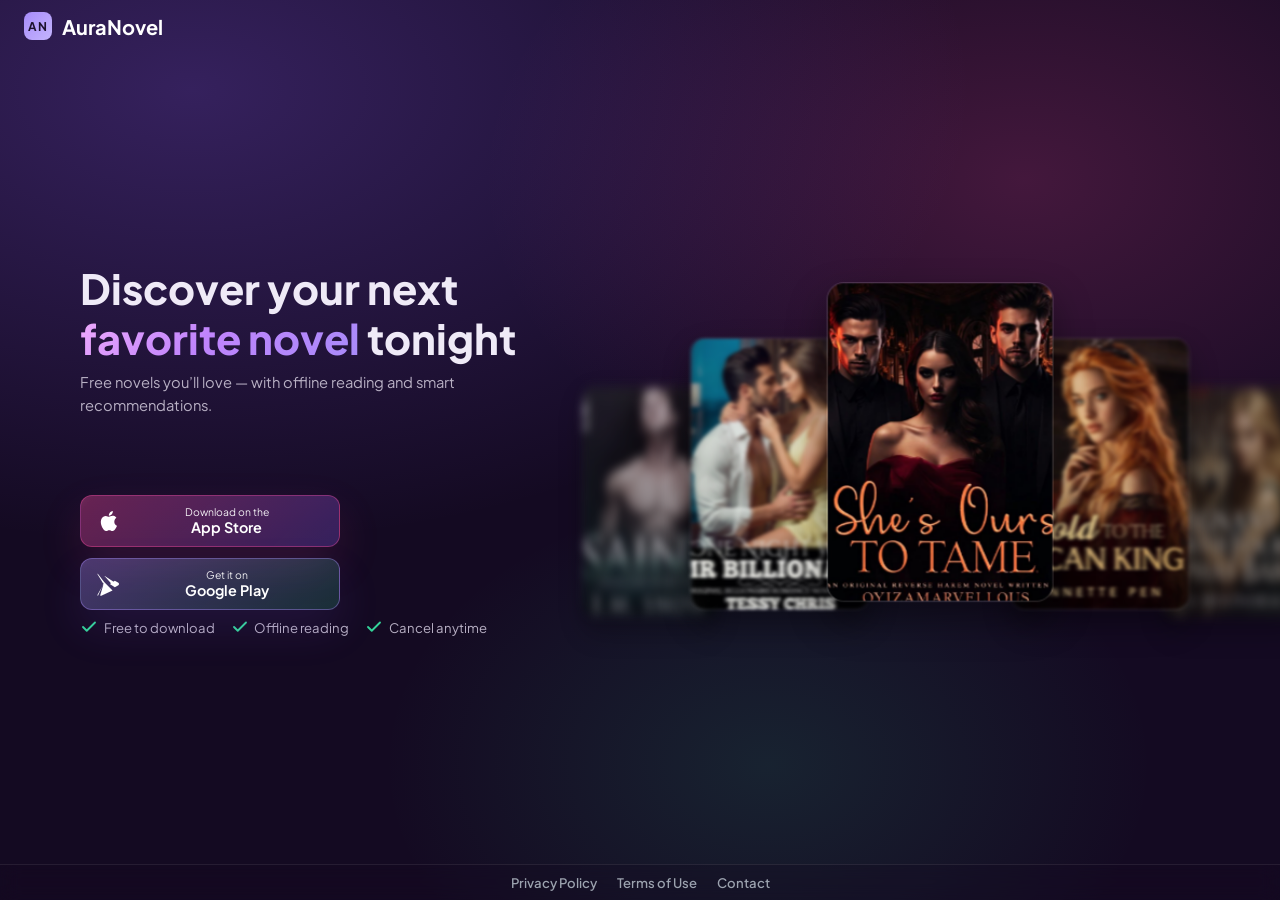
<file: index.html>
<!DOCTYPE html>
<html lang="en">
  <head>
    <meta charset="UTF-8" />
    <meta name="viewport" content="width=device-width, initial-scale=1.0" />
    <title>AuraNovel — Discover Your Next Obsession</title>
    <meta
      name="description"
      content="AuraNovel is a modern novel app with binge-worthy stories, personalized recommendations, offline reading, and a cozy reader built for long sessions."
    />
    <link rel="preconnect" href="https://fonts.googleapis.com" />
    <link rel="preconnect" href="https://fonts.gstatic.com" crossorigin />
    <link
      href="https://fonts.googleapis.com/css2?family=Plus+Jakarta+Sans:wght@400;500;600;700&display=swap"
      rel="stylesheet"
    />
    <link rel="stylesheet" href="./styles.css" />
  </head>
  <body>
    <div class="page">
      <header class="header">
        <a class="logo" href="./">
          <span class="logo-icon" aria-hidden="true">AN</span>
          <span class="logo-text">AuraNovel</span>
        </a>
      </header>

      <main class="main">
        <div class="main-inner">
          <div class="copy">
            <h1 class="headline">
              Discover your next <span class="highlight">favorite novel</span> tonight
            </h1>
            <p class="description">
              Free novels you’ll love — with offline reading and smart recommendations.
            </p>
          </div>

          <div class="cards-wrap" id="featured" aria-label="Featured novels carousel">
            <div class="carousel" aria-live="off">
              <div class="carousel-track" aria-label="Novel covers">
                <a class="carousel-item" href="#get-the-app" data-title="One Night with Mr Billionaire">
                  <img src="./assets/cover-1.png" alt="One Night with Mr Billionaire cover" loading="eager" />
                </a>
                <a class="carousel-item" href="#get-the-app" data-title="She's Ours to Tame">
                  <img src="./assets/cover-2.png" alt="She's Ours to Tame cover" loading="eager" />
                </a>
                <a class="carousel-item" href="#get-the-app" data-title="Sold to the Lycan King">
                  <img src="./assets/cover-3.png" alt="Sold to the Lycan King cover" loading="eager" />
                </a>
                <a class="carousel-item" href="#get-the-app" data-title="Pregnant With Four Alphas' Babies">
                  <img src="./assets/cover-4.png" alt="Pregnant With Four Alphas' Babies cover" loading="eager" />
                </a>
                <a class="carousel-item" href="#get-the-app" data-title="Saint">
                  <img src="./assets/cover-5.png" alt="Saint cover" loading="eager" />
                </a>
              </div>
            </div>
          </div>

          <div class="cta" id="get-the-app">
            <div class="store-buttons" role="group" aria-label="Download buttons">
              <a class="store-btn store-btn--apple" href="https://apps.apple.com/" aria-label="Download on the App Store">
                <svg width="28" height="28" viewBox="0 0 24 24" fill="currentColor" aria-hidden="true">
                  <path
                    d="M18.71 19.5c-.83 1.24-1.71 2.45-3.05 2.47-1.34.03-1.77-.79-3.29-.79-1.53 0-2 .77-3.27.82-1.31.05-2.3-1.32-3.14-2.53C4.25 17 2.94 12.45 4.7 9.39c.87-1.52 2.43-2.48 4.12-2.51 1.28-.02 2.5.87 3.29.87.78 0 2.26-1.07 3.8-.91.65.03 2.47.26 3.64 1.98-.09.06-2.17 1.28-2.15 3.81.03 3.02 2.65 4.03 2.68 4.04-.03.07-.42 1.44-1.38 2.83M13 3.5c.73-.83 1.94-1.46 2.94-1.5.13 1.17-.34 2.35-1.04 3.19-.69.85-1.83 1.51-2.95 1.42-.15-1.15.41-2.35 1.05-3.11z"
                  />
                </svg>
                <span class="store-btn-labels">
                  <span class="store-btn-label">Download on the</span>
                  <span class="store-btn-name">App Store</span>
                </span>
              </a>

              <a class="store-btn store-btn--google" href="https://play.google.com/store" aria-label="Get it on Google Play">
                <svg width="28" height="28" viewBox="0 0 24 24" fill="currentColor" aria-hidden="true">
                  <path
                    d="M3.18 23.64c.36.17.76.22 1.15.13l11.28-5.27L7.2 10.09 3.18 23.64zM.63 1.35c-.12.36-.13.76.01 1.12L6.59 12 .64 22.53c-.25.53-.14 1.15.26 1.55L7.2 10.09.63 1.35zm20.87 9.43l-3.55-2.07L12.89 12l5.06 3.29 3.55-2.07c.82-.48.82-1.68 0-2.37zM8.01 4.56l7.62 8.43 3.01-1.96L8.24 4.14c-.45-.26-.98-.01-.23.42z"
                  />
                </svg>
                <span class="store-btn-labels">
                  <span class="store-btn-label">Get it on</span>
                  <span class="store-btn-name">Google Play</span>
                </span>
              </a>
            </div>

            <div class="features-list" aria-label="Highlights">
              <span class="feature-item">
                <svg width="18" height="18" viewBox="0 0 24 24" fill="none" stroke="currentColor" stroke-width="2.5" stroke-linecap="round" stroke-linejoin="round" aria-hidden="true">
                  <polyline points="20 6 9 17 4 12"></polyline>
                </svg>
                Free to download
              </span>
              <span class="feature-item">
                <svg width="18" height="18" viewBox="0 0 24 24" fill="none" stroke="currentColor" stroke-width="2.5" stroke-linecap="round" stroke-linejoin="round" aria-hidden="true">
                  <polyline points="20 6 9 17 4 12"></polyline>
                </svg>
                Offline reading
              </span>
              <span class="feature-item">
                <svg width="18" height="18" viewBox="0 0 24 24" fill="none" stroke="currentColor" stroke-width="2.5" stroke-linecap="round" stroke-linejoin="round" aria-hidden="true">
                  <polyline points="20 6 9 17 4 12"></polyline>
                </svg>
                Cancel anytime
              </span>
            </div>
          </div>
        </div>
      </main>

      <footer class="page-footer">
        <a href="./privacy.html">Privacy Policy</a>
        <a href="./terms.html">Terms of Use</a>
        <a href="./contact.html">Contact</a>
      </footer>
    </div>
    <script src="./script.js"></script>
  </body>
</html>
</file>
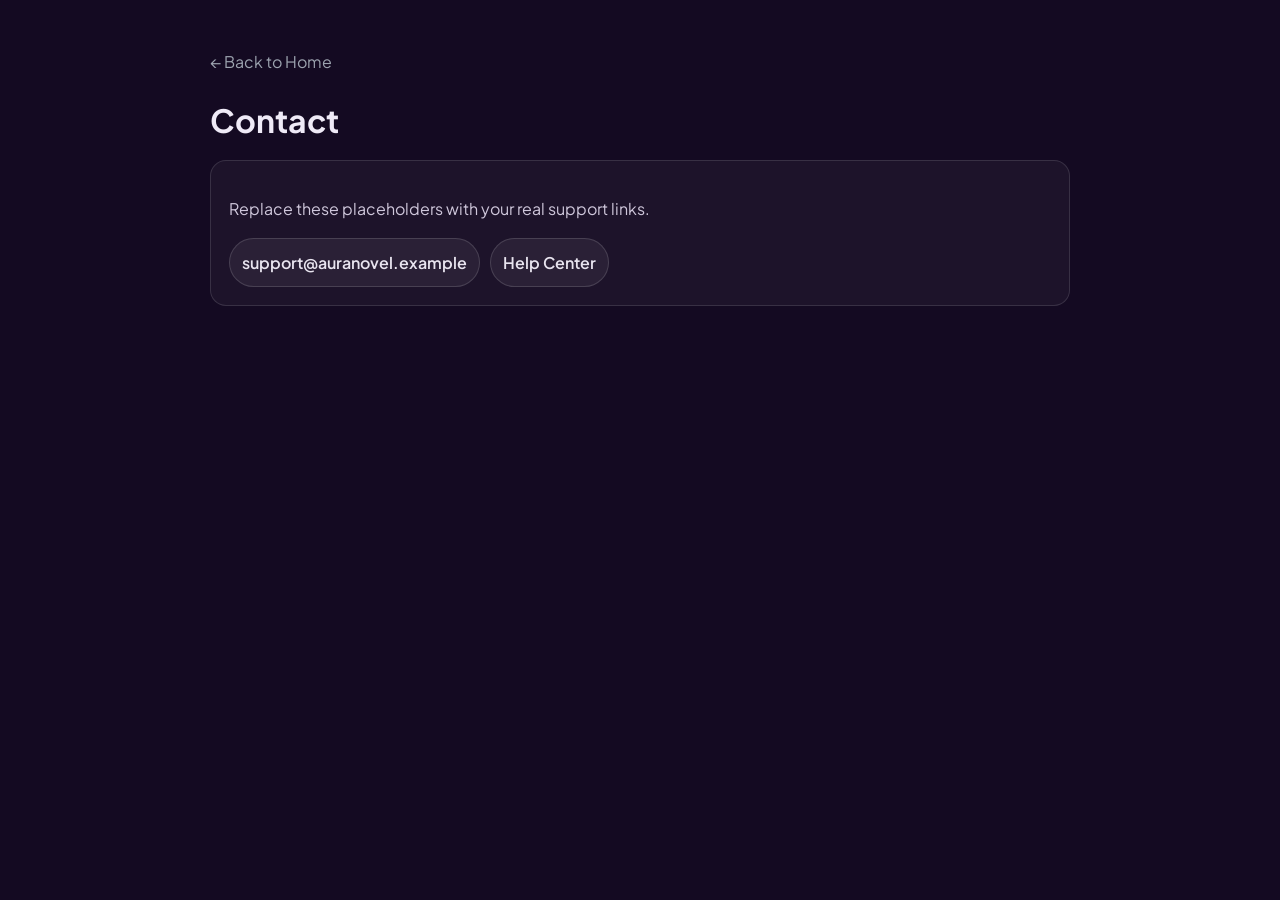
<file: contact.html>
<!DOCTYPE html>
<html lang="en">
  <head>
    <meta charset="UTF-8" />
    <meta name="viewport" content="width=device-width, initial-scale=1.0" />
    <title>AuraNovel — Contact</title>
    <link rel="preconnect" href="https://fonts.googleapis.com" />
    <link rel="preconnect" href="https://fonts.gstatic.com" crossorigin />
    <link
      href="https://fonts.googleapis.com/css2?family=Plus+Jakarta+Sans:wght@400;500;600;700&display=swap"
      rel="stylesheet"
    />
    <style>
      body {
        margin: 0;
        font-family: "Plus Jakarta Sans", -apple-system, BlinkMacSystemFont, "Segoe UI", Roboto, sans-serif;
        background: #140a22;
        color: #efeaf7;
      }
      main {
        max-width: 860px;
        margin: 0 auto;
        padding: 48px 20px;
        line-height: 1.7;
      }
      a {
        color: #c4b5fd;
      }
      h1 {
        font-size: 2rem;
        margin: 0 0 0.75rem;
      }
      p {
        color: #cfc7db;
      }
      .back {
        display: inline-block;
        margin-bottom: 18px;
        text-decoration: none;
        color: #9ca3af;
      }
      .card {
        border: 1px solid rgba(255, 255, 255, 0.12);
        border-radius: 16px;
        padding: 18px 18px;
        background: rgba(255, 255, 255, 0.04);
      }
      .row {
        display: flex;
        gap: 10px;
        flex-wrap: wrap;
      }
      .pill {
        padding: 10px 12px;
        border-radius: 999px;
        border: 1px solid rgba(255, 255, 255, 0.14);
        background: rgba(255, 255, 255, 0.06);
        color: #e8e4ef;
        text-decoration: none;
        font-weight: 600;
      }
    </style>
  </head>
  <body>
    <main>
      <a class="back" href="./index.html">← Back to Home</a>
      <h1>Contact</h1>
      <div class="card">
        <p>Replace these placeholders with your real support links.</p>
        <div class="row">
          <a class="pill" href="mailto:support@auranovel.example">support@auranovel.example</a>
          <a class="pill" href="https://example.com">Help Center</a>
        </div>
      </div>
    </main>
  </body>
</html>
</file>
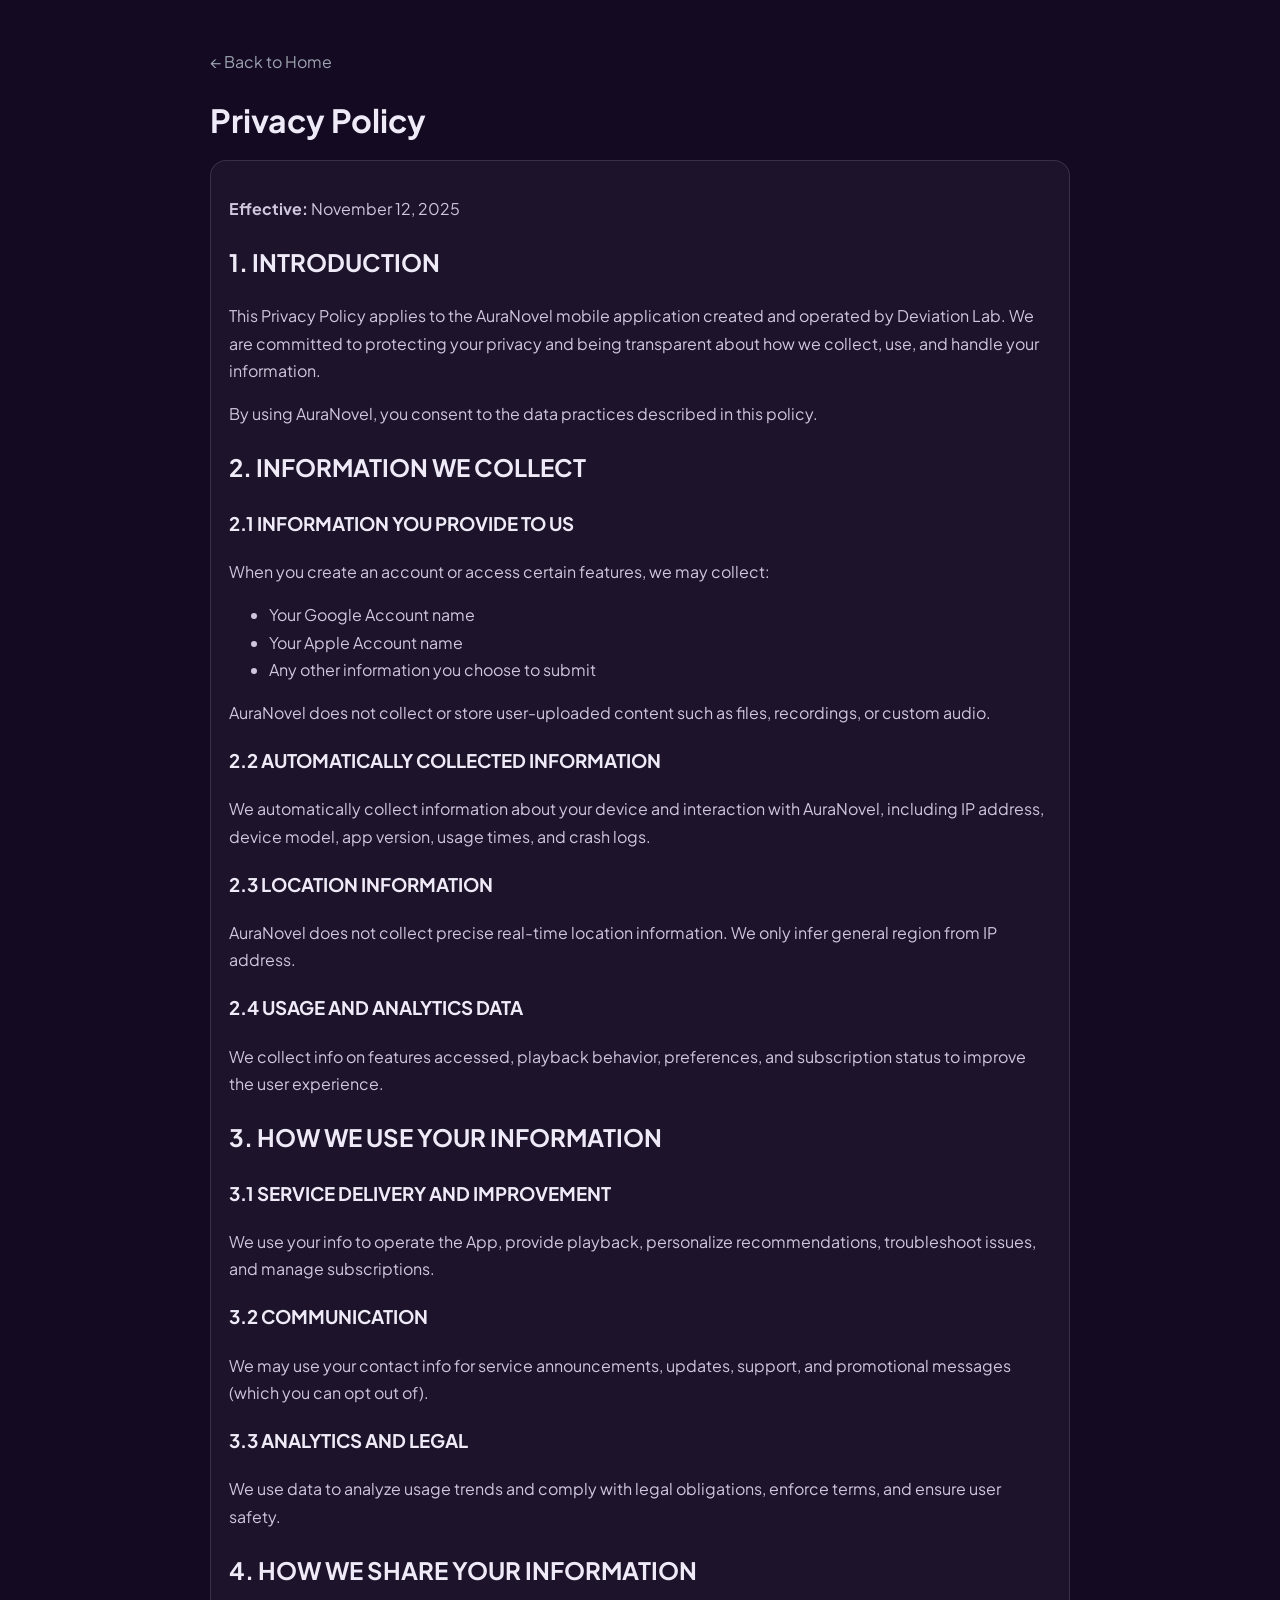
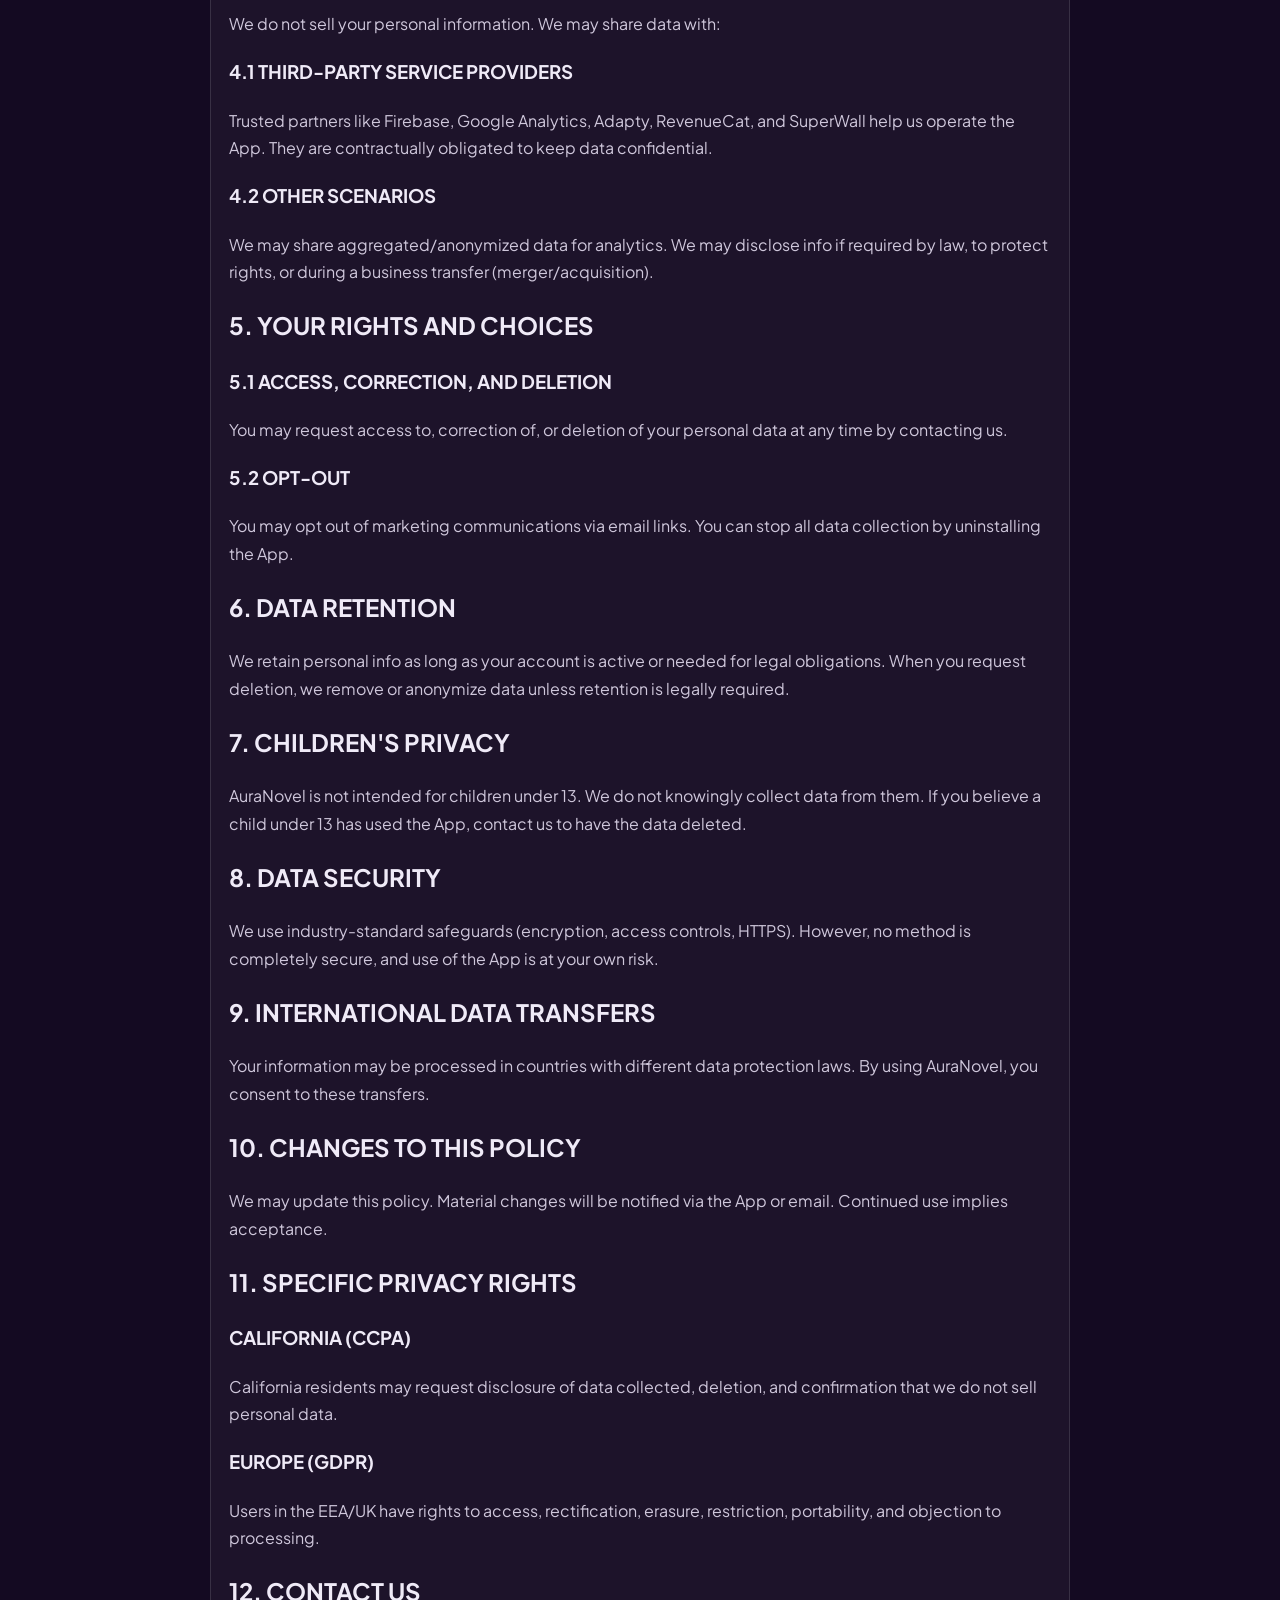
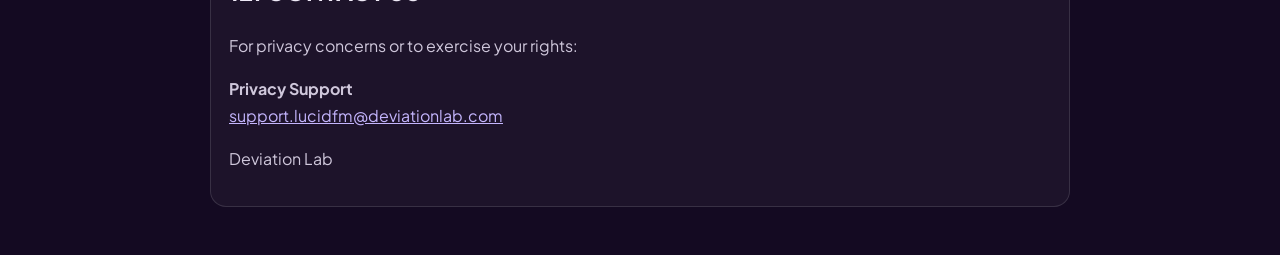
<file: privacy.html>
<!DOCTYPE html>
<html lang="en">
  <head>
    <meta charset="UTF-8" />
    <meta name="viewport" content="width=device-width, initial-scale=1.0" />
    <title>AuraNovel — Privacy Policy</title>
    <link rel="preconnect" href="https://fonts.googleapis.com" />
    <link rel="preconnect" href="https://fonts.gstatic.com" crossorigin />
    <link
      href="https://fonts.googleapis.com/css2?family=Plus+Jakarta+Sans:wght@400;500;600;700&display=swap"
      rel="stylesheet"
    />
    <style>
      body {
        margin: 0;
        font-family: "Plus Jakarta Sans", -apple-system, BlinkMacSystemFont, "Segoe UI", Roboto, sans-serif;
        background: #140a22;
        color: #efeaf7;
      }
      main {
        max-width: 860px;
        margin: 0 auto;
        padding: 48px 20px;
        line-height: 1.7;
      }
      a {
        color: #c4b5fd;
      }
      h1 {
        font-size: 2rem;
        margin: 0 0 0.75rem;
      }
      p,
      li {
        color: #cfc7db;
      }
      .back {
        display: inline-block;
        margin-bottom: 18px;
        text-decoration: none;
        color: #9ca3af;
      }
      .card {
        border: 1px solid rgba(255, 255, 255, 0.12);
        border-radius: 16px;
        padding: 18px 18px;
        background: rgba(255, 255, 255, 0.04);
      }
    </style>
  </head>
  <body>
    <main>
      <a class="back" href="./index.html">← Back to Home</a>
      <h1>Privacy Policy</h1>
      <div class="card">
        <p><strong>Effective:</strong> November 12, 2025</p>

        <h2>1. INTRODUCTION</h2>
        <p>
          This Privacy Policy applies to the AuraNovel mobile application created and operated by Deviation Lab.
          We are committed to protecting your privacy and being transparent about how we collect, use, and handle
          your information.
        </p>
        <p>By using AuraNovel, you consent to the data practices described in this policy.</p>

        <h2>2. INFORMATION WE COLLECT</h2>
        <h3>2.1 INFORMATION YOU PROVIDE TO US</h3>
        <p>When you create an account or access certain features, we may collect:</p>
        <ul>
          <li>Your Google Account name</li>
          <li>Your Apple Account name</li>
          <li>Any other information you choose to submit</li>
        </ul>
        <p>
          AuraNovel does not collect or store user-uploaded content such as files, recordings, or custom audio.
        </p>

        <h3>2.2 AUTOMATICALLY COLLECTED INFORMATION</h3>
        <p>
          We automatically collect information about your device and interaction with AuraNovel, including IP
          address, device model, app version, usage times, and crash logs.
        </p>

        <h3>2.3 LOCATION INFORMATION</h3>
        <p>
          AuraNovel does not collect precise real-time location information. We only infer general region from IP
          address.
        </p>

        <h3>2.4 USAGE AND ANALYTICS DATA</h3>
        <p>
          We collect info on features accessed, playback behavior, preferences, and subscription status to improve
          the user experience.
        </p>

        <h2>3. HOW WE USE YOUR INFORMATION</h2>
        <h3>3.1 SERVICE DELIVERY AND IMPROVEMENT</h3>
        <p>
          We use your info to operate the App, provide playback, personalize recommendations, troubleshoot issues,
          and manage subscriptions.
        </p>

        <h3>3.2 COMMUNICATION</h3>
        <p>
          We may use your contact info for service announcements, updates, support, and promotional messages (which
          you can opt out of).
        </p>

        <h3>3.3 ANALYTICS AND LEGAL</h3>
        <p>We use data to analyze usage trends and comply with legal obligations, enforce terms, and ensure user safety.</p>

        <h2>4. HOW WE SHARE YOUR INFORMATION</h2>
        <p>We do not sell your personal information. We may share data with:</p>

        <h3>4.1 THIRD-PARTY SERVICE PROVIDERS</h3>
        <p>
          Trusted partners like Firebase, Google Analytics, Adapty, RevenueCat, and SuperWall help us operate the
          App. They are contractually obligated to keep data confidential.
        </p>

        <h3>4.2 OTHER SCENARIOS</h3>
        <p>
          We may share aggregated/anonymized data for analytics. We may disclose info if required by law, to
          protect rights, or during a business transfer (merger/acquisition).
        </p>

        <h2>5. YOUR RIGHTS AND CHOICES</h2>
        <h3>5.1 ACCESS, CORRECTION, AND DELETION</h3>
        <p>
          You may request access to, correction of, or deletion of your personal data at any time by contacting us.
        </p>

        <h3>5.2 OPT-OUT</h3>
        <p>
          You may opt out of marketing communications via email links. You can stop all data collection by
          uninstalling the App.
        </p>

        <h2>6. DATA RETENTION</h2>
        <p>
          We retain personal info as long as your account is active or needed for legal obligations. When you
          request deletion, we remove or anonymize data unless retention is legally required.
        </p>

        <h2>7. CHILDREN'S PRIVACY</h2>
        <p>
          AuraNovel is not intended for children under 13. We do not knowingly collect data from them. If you
          believe a child under 13 has used the App, contact us to have the data deleted.
        </p>

        <h2>8. DATA SECURITY</h2>
        <p>
          We use industry-standard safeguards (encryption, access controls, HTTPS). However, no method is
          completely secure, and use of the App is at your own risk.
        </p>

        <h2>9. INTERNATIONAL DATA TRANSFERS</h2>
        <p>
          Your information may be processed in countries with different data protection laws. By using AuraNovel,
          you consent to these transfers.
        </p>

        <h2>10. CHANGES TO THIS POLICY</h2>
        <p>
          We may update this policy. Material changes will be notified via the App or email. Continued use implies
          acceptance.
        </p>

        <h2>11. SPECIFIC PRIVACY RIGHTS</h2>
        <h3>CALIFORNIA (CCPA)</h3>
        <p>
          California residents may request disclosure of data collected, deletion, and confirmation that we do not
          sell personal data.
        </p>

        <h3>EUROPE (GDPR)</h3>
        <p>
          Users in the EEA/UK have rights to access, rectification, erasure, restriction, portability, and
          objection to processing.
        </p>

        <h2>12. CONTACT US</h2>
        <p>For privacy concerns or to exercise your rights:</p>
        <p>
          <strong>Privacy Support</strong><br />
          <a href="mailto:support.lucidfm@deviationlab.com">support.lucidfm@deviationlab.com</a>
        </p>
        <p>Deviation Lab</p>
      </div>
    </main>
  </body>
</html>
</file>
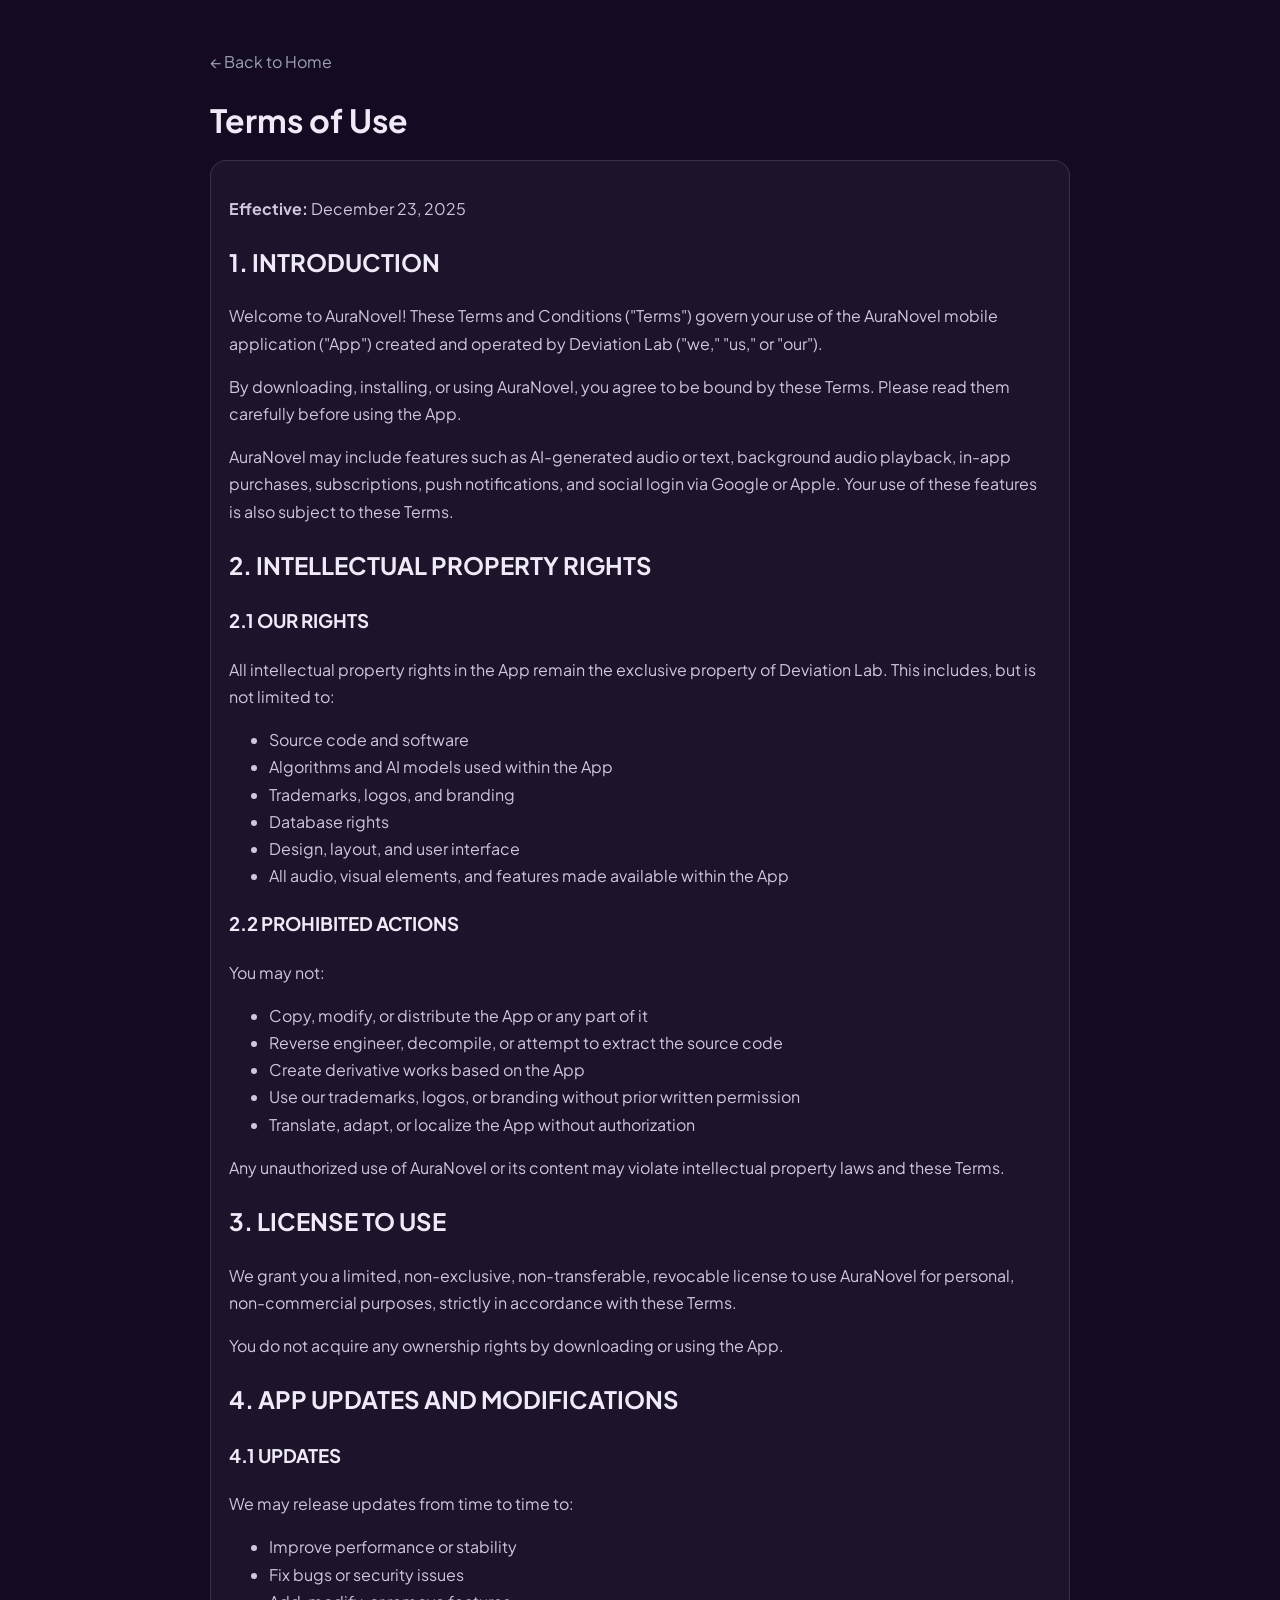
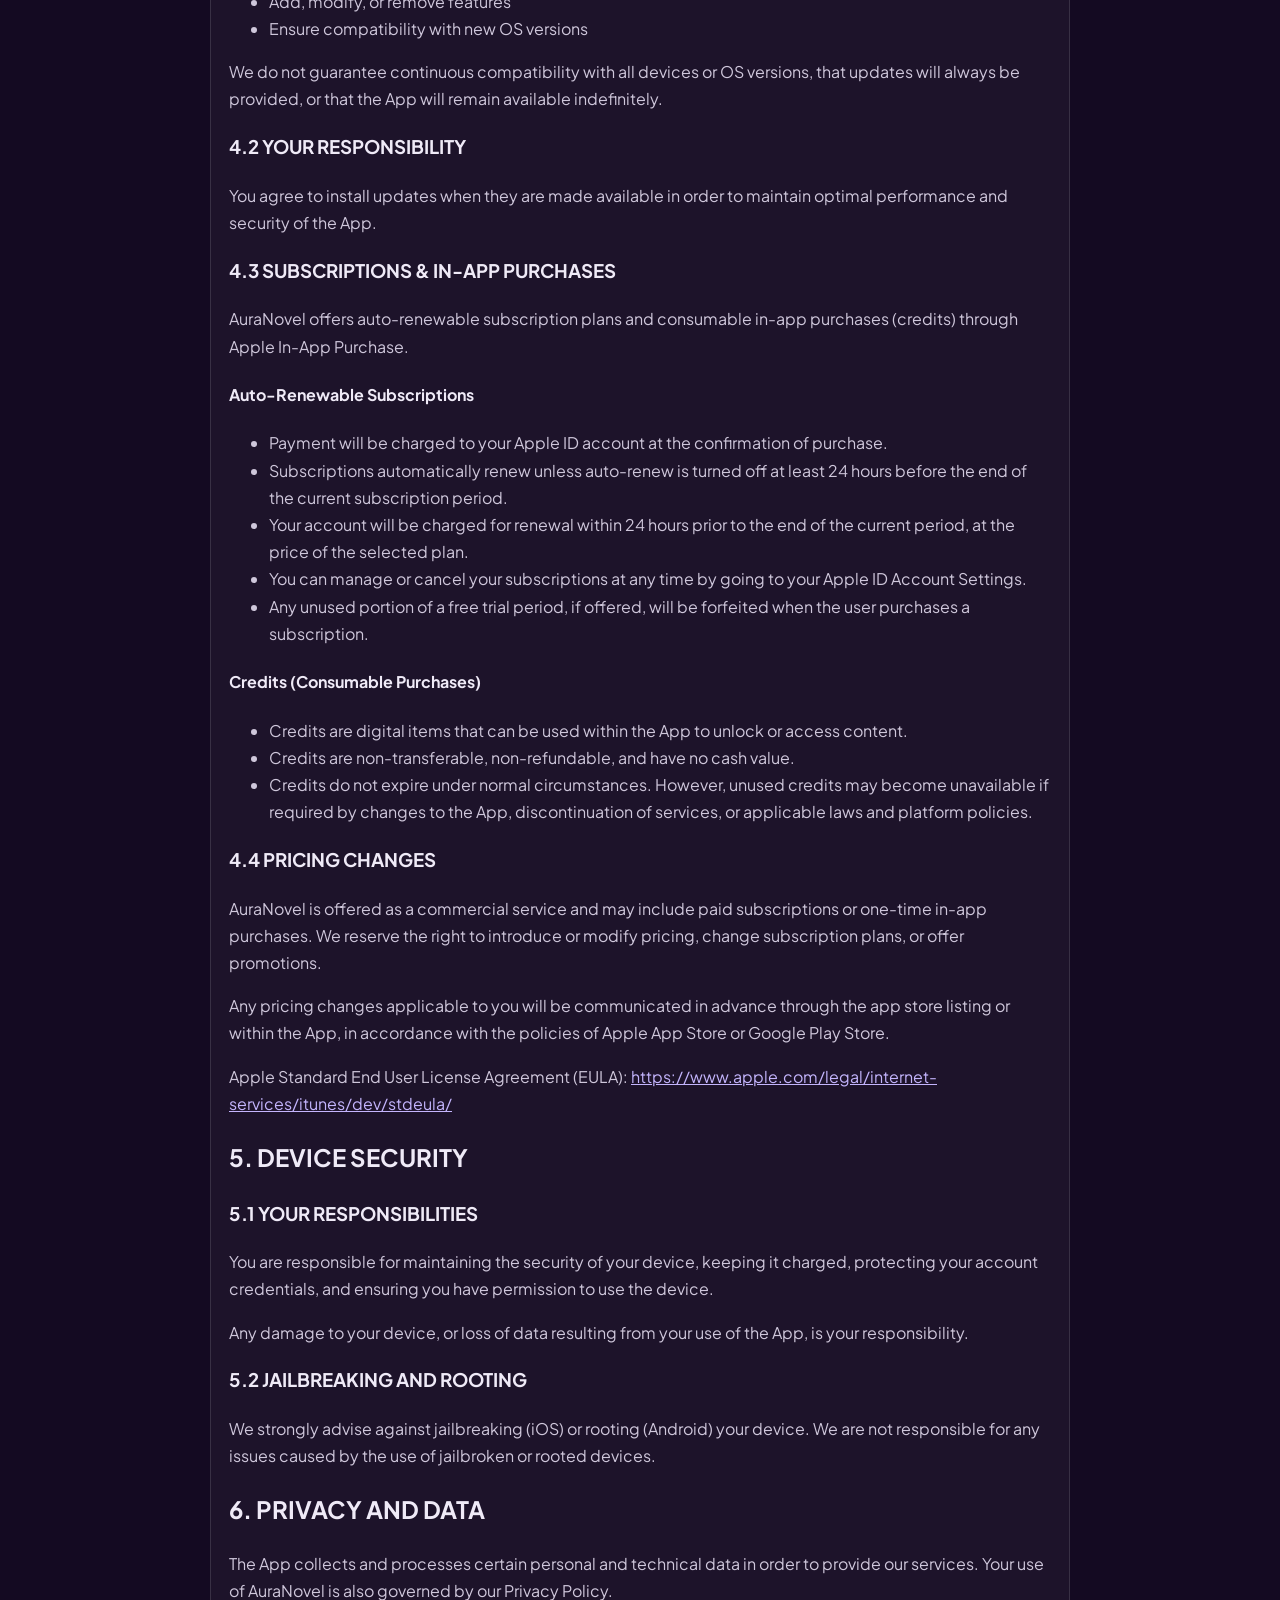
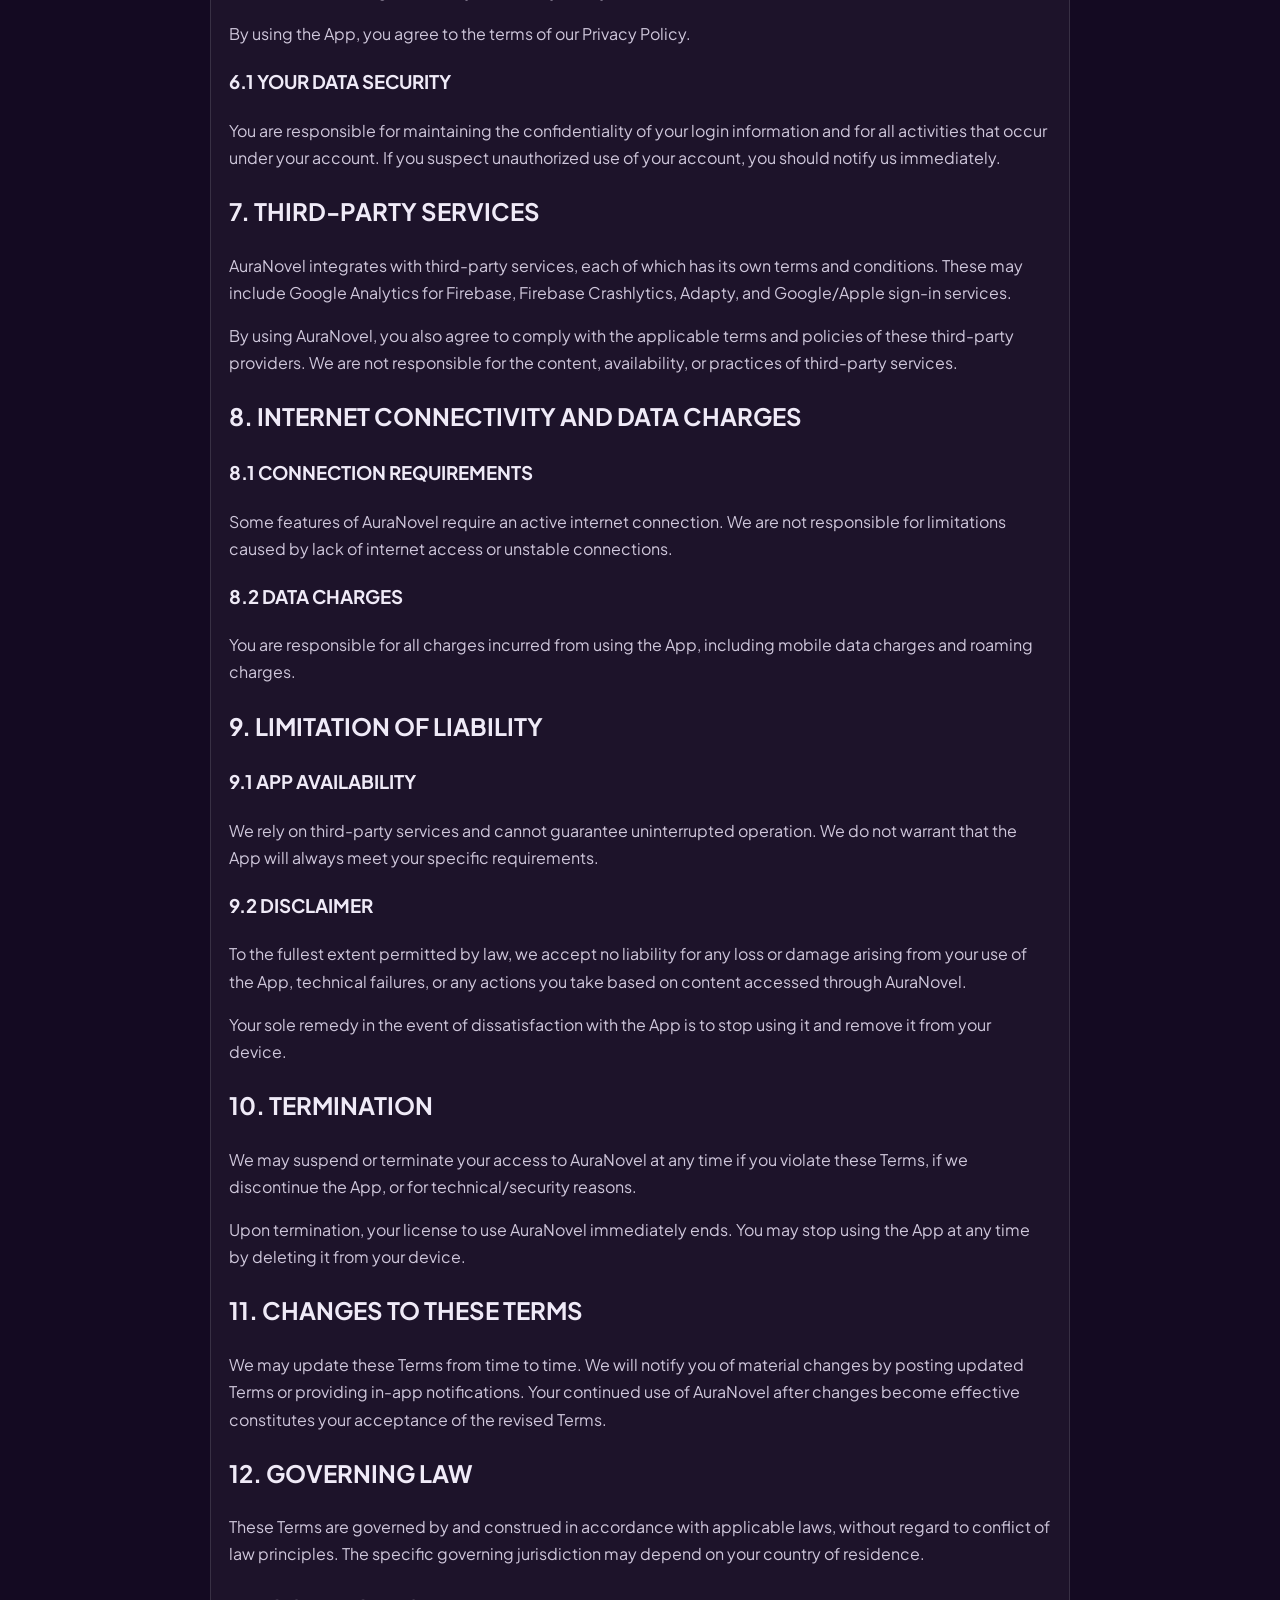
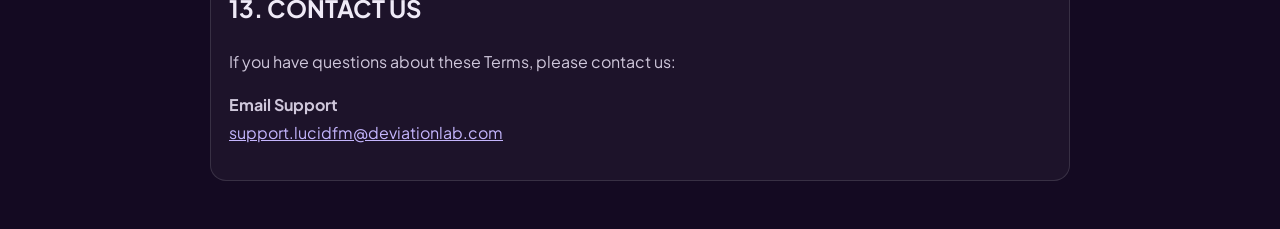
<file: terms.html>
<!DOCTYPE html>
<html lang="en">
  <head>
    <meta charset="UTF-8" />
    <meta name="viewport" content="width=device-width, initial-scale=1.0" />
    <title>AuraNovel — Terms of Use</title>
    <link rel="preconnect" href="https://fonts.googleapis.com" />
    <link rel="preconnect" href="https://fonts.gstatic.com" crossorigin />
    <link
      href="https://fonts.googleapis.com/css2?family=Plus+Jakarta+Sans:wght@400;500;600;700&display=swap"
      rel="stylesheet"
    />
    <style>
      body {
        margin: 0;
        font-family: "Plus Jakarta Sans", -apple-system, BlinkMacSystemFont, "Segoe UI", Roboto, sans-serif;
        background: #140a22;
        color: #efeaf7;
      }
      main {
        max-width: 860px;
        margin: 0 auto;
        padding: 48px 20px;
        line-height: 1.7;
      }
      a {
        color: #c4b5fd;
      }
      h1 {
        font-size: 2rem;
        margin: 0 0 0.75rem;
      }
      p,
      li {
        color: #cfc7db;
      }
      .back {
        display: inline-block;
        margin-bottom: 18px;
        text-decoration: none;
        color: #9ca3af;
      }
      .card {
        border: 1px solid rgba(255, 255, 255, 0.12);
        border-radius: 16px;
        padding: 18px 18px;
        background: rgba(255, 255, 255, 0.04);
      }
    </style>
  </head>
  <body>
    <main>
      <a class="back" href="./index.html">← Back to Home</a>
      <h1>Terms of Use</h1>
      <div class="card">
        <p><strong>Effective:</strong> December 23, 2025</p>

        <h2>1. INTRODUCTION</h2>
        <p>
          Welcome to AuraNovel! These Terms and Conditions ("Terms") govern your use of the AuraNovel mobile
          application ("App") created and operated by Deviation Lab ("we," "us," or "our").
        </p>
        <p>
          By downloading, installing, or using AuraNovel, you agree to be bound by these Terms. Please read them
          carefully before using the App.
        </p>
        <p>
          AuraNovel may include features such as AI-generated audio or text, background audio playback, in-app
          purchases, subscriptions, push notifications, and social login via Google or Apple. Your use of these
          features is also subject to these Terms.
        </p>

        <h2>2. INTELLECTUAL PROPERTY RIGHTS</h2>
        <h3>2.1 OUR RIGHTS</h3>
        <p>
          All intellectual property rights in the App remain the exclusive property of Deviation Lab. This includes,
          but is not limited to:
        </p>
        <ul>
          <li>Source code and software</li>
          <li>Algorithms and AI models used within the App</li>
          <li>Trademarks, logos, and branding</li>
          <li>Database rights</li>
          <li>Design, layout, and user interface</li>
          <li>All audio, visual elements, and features made available within the App</li>
        </ul>

        <h3>2.2 PROHIBITED ACTIONS</h3>
        <p>You may not:</p>
        <ul>
          <li>Copy, modify, or distribute the App or any part of it</li>
          <li>Reverse engineer, decompile, or attempt to extract the source code</li>
          <li>Create derivative works based on the App</li>
          <li>Use our trademarks, logos, or branding without prior written permission</li>
          <li>Translate, adapt, or localize the App without authorization</li>
        </ul>
        <p>Any unauthorized use of AuraNovel or its content may violate intellectual property laws and these Terms.</p>

        <h2>3. LICENSE TO USE</h2>
        <p>
          We grant you a limited, non-exclusive, non-transferable, revocable license to use AuraNovel for personal,
          non-commercial purposes, strictly in accordance with these Terms.
        </p>
        <p>You do not acquire any ownership rights by downloading or using the App.</p>

        <h2>4. APP UPDATES AND MODIFICATIONS</h2>
        <h3>4.1 UPDATES</h3>
        <p>We may release updates from time to time to:</p>
        <ul>
          <li>Improve performance or stability</li>
          <li>Fix bugs or security issues</li>
          <li>Add, modify, or remove features</li>
          <li>Ensure compatibility with new OS versions</li>
        </ul>
        <p>
          We do not guarantee continuous compatibility with all devices or OS versions, that updates will always be
          provided, or that the App will remain available indefinitely.
        </p>

        <h3>4.2 YOUR RESPONSIBILITY</h3>
        <p>
          You agree to install updates when they are made available in order to maintain optimal performance and
          security of the App.
        </p>

        <h3>4.3 SUBSCRIPTIONS &amp; IN-APP PURCHASES</h3>
        <p>
          AuraNovel offers auto-renewable subscription plans and consumable in-app purchases (credits) through Apple
          In-App Purchase.
        </p>

        <h4>Auto-Renewable Subscriptions</h4>
        <ul>
          <li>Payment will be charged to your Apple ID account at the confirmation of purchase.</li>
          <li>
            Subscriptions automatically renew unless auto-renew is turned off at least 24 hours before the end of
            the current subscription period.
          </li>
          <li>
            Your account will be charged for renewal within 24 hours prior to the end of the current period, at the
            price of the selected plan.
          </li>
          <li>
            You can manage or cancel your subscriptions at any time by going to your Apple ID Account Settings.
          </li>
          <li>
            Any unused portion of a free trial period, if offered, will be forfeited when the user purchases a
            subscription.
          </li>
        </ul>

        <h4>Credits (Consumable Purchases)</h4>
        <ul>
          <li>Credits are digital items that can be used within the App to unlock or access content.</li>
          <li>Credits are non-transferable, non-refundable, and have no cash value.</li>
          <li>
            Credits do not expire under normal circumstances. However, unused credits may become unavailable if
            required by changes to the App, discontinuation of services, or applicable laws and platform policies.
          </li>
        </ul>

        <h3>4.4 PRICING CHANGES</h3>
        <p>
          AuraNovel is offered as a commercial service and may include paid subscriptions or one-time in-app
          purchases. We reserve the right to introduce or modify pricing, change subscription plans, or offer
          promotions.
        </p>
        <p>
          Any pricing changes applicable to you will be communicated in advance through the app store listing or
          within the App, in accordance with the policies of Apple App Store or Google Play Store.
        </p>
        <p>
          Apple Standard End User License Agreement (EULA):
          <a href="https://www.apple.com/legal/internet-services/itunes/dev/stdeula/"
            >https://www.apple.com/legal/internet-services/itunes/dev/stdeula/</a
          >
        </p>

        <h2>5. DEVICE SECURITY</h2>
        <h3>5.1 YOUR RESPONSIBILITIES</h3>
        <p>
          You are responsible for maintaining the security of your device, keeping it charged, protecting your
          account credentials, and ensuring you have permission to use the device.
        </p>
        <p>Any damage to your device, or loss of data resulting from your use of the App, is your responsibility.</p>

        <h3>5.2 JAILBREAKING AND ROOTING</h3>
        <p>
          We strongly advise against jailbreaking (iOS) or rooting (Android) your device. We are not responsible for
          any issues caused by the use of jailbroken or rooted devices.
        </p>

        <h2>6. PRIVACY AND DATA</h2>
        <p>
          The App collects and processes certain personal and technical data in order to provide our services. Your
          use of AuraNovel is also governed by our Privacy Policy.
        </p>
        <p>By using the App, you agree to the terms of our Privacy Policy.</p>

        <h3>6.1 YOUR DATA SECURITY</h3>
        <p>
          You are responsible for maintaining the confidentiality of your login information and for all activities
          that occur under your account. If you suspect unauthorized use of your account, you should notify us
          immediately.
        </p>

        <h2>7. THIRD-PARTY SERVICES</h2>
        <p>
          AuraNovel integrates with third-party services, each of which has its own terms and conditions. These may
          include Google Analytics for Firebase, Firebase Crashlytics, Adapty, and Google/Apple sign-in services.
        </p>
        <p>
          By using AuraNovel, you also agree to comply with the applicable terms and policies of these third-party
          providers. We are not responsible for the content, availability, or practices of third-party services.
        </p>

        <h2>8. INTERNET CONNECTIVITY AND DATA CHARGES</h2>
        <h3>8.1 CONNECTION REQUIREMENTS</h3>
        <p>
          Some features of AuraNovel require an active internet connection. We are not responsible for limitations
          caused by lack of internet access or unstable connections.
        </p>

        <h3>8.2 DATA CHARGES</h3>
        <p>
          You are responsible for all charges incurred from using the App, including mobile data charges and roaming
          charges.
        </p>

        <h2>9. LIMITATION OF LIABILITY</h2>
        <h3>9.1 APP AVAILABILITY</h3>
        <p>
          We rely on third-party services and cannot guarantee uninterrupted operation. We do not warrant that the
          App will always meet your specific requirements.
        </p>

        <h3>9.2 DISCLAIMER</h3>
        <p>
          To the fullest extent permitted by law, we accept no liability for any loss or damage arising from your
          use of the App, technical failures, or any actions you take based on content accessed through AuraNovel.
        </p>
        <p>Your sole remedy in the event of dissatisfaction with the App is to stop using it and remove it from your device.</p>

        <h2>10. TERMINATION</h2>
        <p>
          We may suspend or terminate your access to AuraNovel at any time if you violate these Terms, if we
          discontinue the App, or for technical/security reasons.
        </p>
        <p>
          Upon termination, your license to use AuraNovel immediately ends. You may stop using the App at any time
          by deleting it from your device.
        </p>

        <h2>11. CHANGES TO THESE TERMS</h2>
        <p>
          We may update these Terms from time to time. We will notify you of material changes by posting updated
          Terms or providing in-app notifications. Your continued use of AuraNovel after changes become effective
          constitutes your acceptance of the revised Terms.
        </p>

        <h2>12. GOVERNING LAW</h2>
        <p>
          These Terms are governed by and construed in accordance with applicable laws, without regard to conflict
          of law principles. The specific governing jurisdiction may depend on your country of residence.
        </p>

        <h2>13. CONTACT US</h2>
        <p>If you have questions about these Terms, please contact us:</p>
        <p>
          <strong>Email Support</strong><br />
          <a href="mailto:support.lucidfm@deviationlab.com">support.lucidfm@deviationlab.com</a>
        </p>
      </div>
    </main>
  </body>
</html>
</file>
<file: styles.css>
/* Design inspired by a compact “single-screen” app landing. */

:root {
  --bg: #140a22;
  --fg: #efeaf7;
  --muted: #b8b0c4;
  --muted2: #9ca3af;
  --cardShadow: 0 16px 36px rgba(0, 0, 0, 0.42);
  --ring: rgba(255, 255, 255, 0.16);
  --accentA: #ec4899;
  --accentB: #8b5cf6;
  --accentC: #34d399;
}

* {
  box-sizing: border-box;
  margin: 0;
  padding: 0;
}

html,
body {
  height: 100%;
  overflow: hidden;
  font-family: "Plus Jakarta Sans", -apple-system, BlinkMacSystemFont, "Segoe UI", Roboto, sans-serif;
  background: radial-gradient(1200px 700px at 15% 10%, rgba(139, 92, 246, 0.28), transparent 65%),
    radial-gradient(900px 600px at 80% 20%, rgba(236, 72, 153, 0.22), transparent 60%),
    radial-gradient(700px 500px at 60% 85%, rgba(52, 211, 153, 0.12), transparent 55%),
    var(--bg);
  color: var(--fg);
}

a {
  color: inherit;
}

.page {
  min-height: 100vh;
  height: 100vh;
  display: flex;
  flex-direction: column;
  overflow: hidden;
}

.header {
  display: flex;
  align-items: center;
  justify-content: space-between;
  padding: 0.75rem 1.5rem;
  flex-shrink: 0;
}

.logo {
  display: inline-flex;
  align-items: center;
  gap: 0.6rem;
  text-decoration: none;
  color: #fff;
  font-weight: 700;
  font-size: 1.25rem;
}

.logo-icon {
  width: 28px;
  height: 28px;
  border-radius: 8px;
  display: inline-flex;
  align-items: center;
  justify-content: center;
  font-size: 12px;
  letter-spacing: 0.08em;
  background: linear-gradient(135deg, rgba(167, 139, 250, 1) 0%, rgba(196, 181, 253, 1) 100%);
  color: rgba(20, 10, 34, 0.95);
}

.btn-get-app {
  display: inline-flex;
  align-items: center;
  justify-content: center;
  padding: 0.62rem 1.25rem;
  background: linear-gradient(135deg, var(--accentA) 0%, var(--accentB) 100%);
  color: #fff;
  text-decoration: none;
  font-weight: 650;
  font-size: 0.9rem;
  border-radius: 9999px;
  border: 1px solid rgba(255, 255, 255, 0.08);
}

.btn-get-app:hover {
  opacity: 0.96;
}

.main {
  flex: 1;
  display: flex;
  align-items: center;
  justify-content: center;
  padding: 0 2rem 1rem;
  min-height: 0;
}

.main-inner {
  display: grid;
  grid-template-columns: minmax(0, 520px) minmax(0, 1fr);
  grid-template-rows: auto auto;
  column-gap: clamp(1rem, 3vw, 2.2rem);
  row-gap: 0.75rem;
  align-items: center;
  max-width: 1120px;
  width: 100%;
}

.copy {
  grid-column: 1;
  grid-row: 1;
  max-width: 440px;
}

.cta {
  grid-column: 1;
  grid-row: 2;
  max-width: 440px;
}

.cards-wrap {
  grid-column: 2;
  grid-row: 1 / span 2;
  position: relative;
  width: min(520px, 100%);
  height: 430px;
  perspective: 800px;
  justify-self: end;
}

.eyebrow {
  font-size: 0.68rem;
  font-weight: 650;
  letter-spacing: 0.12em;
  text-transform: uppercase;
  color: var(--muted2);
  margin-bottom: 0.25rem;
}

.headline {
  font-size: clamp(1.85rem, 3.6vw, 2.6rem);
  font-weight: 750;
  line-height: 1.2;
  margin-bottom: 0.45rem;
}

.headline .highlight {
  background: linear-gradient(135deg, #f0abfc 0%, #c084fc 45%, #a78bfa 100%);
  -webkit-background-clip: text;
  -webkit-text-fill-color: transparent;
  background-clip: text;
}

.description {
  font-size: 0.92rem;
  color: var(--muted);
  line-height: 1.55;
  margin-bottom: 0.25rem;
}

.store-buttons {
  display: flex;
  flex-direction: column;
  align-items: flex-start;
  gap: 0.65rem;
  margin-bottom: 0.5rem;
  max-width: 260px;
  margin-top: 0.25rem;
}

.store-btn {
  display: inline-flex;
  align-items: center;
  gap: 0.6rem;
  padding: 0.65rem 1rem;
  background: rgba(255, 255, 255, 0.08);
  border: 1px solid rgba(255, 255, 255, 0.16);
  border-radius: 12px;
  color: #fff;
  text-decoration: none;
  font-size: 0.76rem;
  position: relative;
  overflow: hidden;
  transition: background 0.2s ease, border-color 0.2s ease, transform 0.2s ease, box-shadow 0.2s ease;
  width: 100%;
}

.store-btn::after {
  content: "";
  position: absolute;
  inset: -40% -60%;
  background: linear-gradient(
    120deg,
    rgba(255, 255, 255, 0) 35%,
    rgba(255, 255, 255, 0.18) 45%,
    rgba(255, 255, 255, 0) 55%
  );
  transform: translateX(-30%) rotate(8deg);
  animation: ctaShimmer 2.2s ease-in-out infinite;
  pointer-events: none;
  mix-blend-mode: screen;
}

.store-btn:hover {
  background: rgba(255, 255, 255, 0.12);
  border-color: rgba(255, 255, 255, 0.26);
  transform: translateY(-1px);
  box-shadow: 0 18px 42px rgba(139, 92, 246, 0.18);
}

.store-btn--apple {
  background: linear-gradient(135deg, rgba(236, 72, 153, 0.38) 0%, rgba(139, 92, 246, 0.28) 100%);
  border-color: rgba(236, 72, 153, 0.42);
  box-shadow: 0 18px 44px rgba(236, 72, 153, 0.14);
}

.store-btn--google {
  background: linear-gradient(135deg, rgba(167, 139, 250, 0.34) 0%, rgba(52, 211, 153, 0.18) 100%);
  border-color: rgba(167, 139, 250, 0.40);
  box-shadow: 0 18px 44px rgba(139, 92, 246, 0.12);
}

.store-btn svg,
.store-btn-labels {
  position: relative;
  z-index: 1;
}

@keyframes ctaShimmer {
  0% {
    transform: translateX(-35%) rotate(8deg);
    opacity: 0.55;
  }
  50% {
    opacity: 0.8;
  }
  100% {
    transform: translateX(35%) rotate(8deg);
    opacity: 0.55;
  }
}

.store-btn-labels {
  display: flex;
  flex-direction: column;
  align-items: center;
  line-height: 1.2;
  text-align: center;
  width: 100%;
}

.store-btn-label {
  font-size: 0.65rem;
  opacity: 0.92;
}

.store-btn-name {
  font-weight: 650;
  font-size: 0.9rem;
}

.features-list {
  display: flex;
  flex-wrap: wrap;
  gap: 0.55rem 1rem;
}

.feature-item {
  display: inline-flex;
  align-items: center;
  gap: 0.35rem;
  font-size: 0.82rem;
  color: var(--muted);
}

.feature-item svg {
  flex-shrink: 0;
  color: var(--accentC);
}

/* Carousel */
.carousel {
  position: relative;
  width: 100%;
  height: 100%;
  display: grid;
  align-items: center;
  grid-template-columns: 1fr;
}

.carousel-track {
  position: relative;
  width: 100%;
  height: 100%;
  transform-style: preserve-3d;
}

.carousel-item {
  position: absolute;
  left: 50%;
  top: 50%;
  width: 210px;
  height: 296px;
  transform: translate(-50%, -50%);
  border-radius: 16px;
  overflow: hidden;
  background: rgba(255, 255, 255, 0.06);
  border: 1px solid rgba(255, 255, 255, 0.12);
  box-shadow: var(--cardShadow);
  transition: transform 560ms cubic-bezier(0.22, 1, 0.36, 1), filter 560ms cubic-bezier(0.22, 1, 0.36, 1),
    opacity 560ms cubic-bezier(0.22, 1, 0.36, 1), box-shadow 560ms cubic-bezier(0.22, 1, 0.36, 1);
  will-change: transform, filter, opacity;
}

.carousel-item img {
  width: 100%;
  height: 100%;
  object-fit: cover;
  display: block;
  transform: scale(1.02);
}

.carousel-item:hover {
  box-shadow: 0 30px 64px rgba(236, 72, 153, 0.16), 0 28px 56px rgba(139, 92, 246, 0.18);
}

/* Positional states set by JS via data-pos (-2,-1,0,1,2,far) */
.carousel-item[data-pos="0"] {
  z-index: 5;
  opacity: 1;
  filter: blur(0px) saturate(1.05);
  transform: translate(-50%, -50%) translateX(0px) translateY(-8px) translateZ(0px) scale(1.08);
}

.carousel-item[data-pos="1"] {
  z-index: 4;
  opacity: 0.92;
  filter: blur(2px) saturate(0.92);
  transform: translate(-50%, -50%) translateX(160px) translateY(24px) translateZ(-70px) scale(0.92) rotateY(-22deg);
}

.carousel-item[data-pos="-1"] {
  z-index: 4;
  opacity: 0.92;
  filter: blur(2px) saturate(0.92);
  transform: translate(-50%, -50%) translateX(-160px) translateY(24px) translateZ(-70px) scale(0.92) rotateY(22deg);
}

.carousel-item[data-pos="2"] {
  z-index: 3;
  opacity: 0.7;
  filter: blur(7px) saturate(0.75);
  transform: translate(-50%, -50%) translateX(290px) translateY(52px) translateZ(-160px) scale(0.78) rotateY(-34deg);
}

.carousel-item[data-pos="-2"] {
  z-index: 3;
  opacity: 0.7;
  filter: blur(7px) saturate(0.75);
  transform: translate(-50%, -50%) translateX(-290px) translateY(52px) translateZ(-160px) scale(0.78) rotateY(34deg);
}

.carousel-item[data-pos="far"] {
  z-index: 1;
  opacity: 0;
  filter: blur(10px) saturate(0.7);
  transform: translate(-50%, -50%) translateX(0px) translateY(72px) translateZ(-220px) scale(0.6);
  pointer-events: none;
}

/* (Navigation arrows removed by request) */

.page-footer {
  flex-shrink: 0;
  padding: 0.55rem 1rem;
  display: flex;
  align-items: center;
  justify-content: center;
  gap: 0.75rem 1.25rem;
  flex-wrap: wrap;
  border-top: 1px solid rgba(255, 255, 255, 0.08);
  background: rgba(20, 10, 34, 0.25);
  backdrop-filter: blur(10px);
}

.page-footer a {
  color: var(--muted2);
  text-decoration: none;
  font-size: 0.82rem;
  font-weight: 550;
}

.page-footer a:hover {
  color: var(--fg);
}

@media (prefers-reduced-motion: reduce) {
  .carousel-item {
    transition: none;
  }
  .store-btn::after {
    animation: none;
  }
}

@media (max-width: 768px) {
  .page {
    min-height: 100dvh;
    height: 100dvh;
    padding-bottom: env(safe-area-inset-bottom, 0);
  }

  .header {
    padding: 0.5rem 1rem;
    padding-top: max(0.5rem, env(safe-area-inset-top));
  }

  .btn-get-app {
    min-height: 44px;
    padding: 0.55rem 1rem;
  }

  .main {
    justify-content: flex-start;
    padding: 0.5rem 1rem 0.5rem;
  }

  .main-inner {
    display: flex;
    flex-direction: column;
    gap: 10px;
    width: 100%;
    max-width: none;
    min-height: 0;
    flex: 1;
  }

  .copy,
  .cta {
    max-width: none;
    text-align: center;
  }

  .headline {
    font-size: clamp(1.35rem, 4.5vw, 1.75rem);
    margin-bottom: 0.85rem;
    line-height: 1.48;
  }

  .description {
    font-size: 0.84rem;
    margin-bottom: 0.9rem;
    display: -webkit-box;
    -webkit-line-clamp: 4;
    -webkit-box-orient: vertical;
    overflow: hidden;
    line-height: 1.6;
  }

  .store-buttons {
    width: 100%;
    max-width: 240px;
    margin: 0 auto 0.65rem;
    display: flex;
    flex-direction: column;
    gap: 12px;
  }

  .store-btn {
    width: 100%;
    justify-content: center;
    padding: 0.58rem 0.75rem;
    font-size: 0.7rem;
    min-height: 44px;
    min-width: 0;
    border-radius: 14px;
    box-shadow: 0 10px 24px rgba(0, 0, 0, 0.22);
  }

  .store-btn svg {
    width: 24px;
    height: 24px;
  }

  .store-btn-label {
    display: none;
  }

  .store-btn-name {
    font-size: 0.9rem;
    line-height: 1.1;
    white-space: nowrap;
  }

  .features-list {
    gap: 0.6rem 1rem;
    justify-content: center;
    margin-bottom: 8px;
  }

  .feature-item {
    font-size: 0.76rem;
  }

  .feature-item svg {
    width: 15px;
    height: 15px;
  }

  .cards-wrap {
    width: 100%;
    flex: 0 0 180px;
    height: 180px;
    margin-top: 4px;
    display: flex;
    align-items: center;
    justify-content: center;
    position: relative;
  }

  .carousel {
    grid-template-columns: 1fr;
  }

  .carousel-item {
    width: 118px;
    height: 162px;
    border-radius: 14px;
  }

  .carousel-item[data-pos="0"] {
    transform: translate(-50%, -50%) translateX(0px) translateY(-3px) translateZ(0px) scale(1.1);
    filter: blur(0px) saturate(1.06);
  }

  .carousel-item[data-pos="1"] {
    transform: translate(-50%, -50%) translateX(100px) translateY(14px) translateZ(-55px) scale(0.88) rotateY(-18deg);
    filter: blur(2px) saturate(0.88);
    opacity: 0.88;
  }

  .carousel-item[data-pos="-1"] {
    transform: translate(-50%, -50%) translateX(-100px) translateY(14px) translateZ(-55px) scale(0.88) rotateY(18deg);
    filter: blur(2px) saturate(0.88);
    opacity: 0.88;
  }

  .carousel-item[data-pos="2"],
  .carousel-item[data-pos="-2"] {
    opacity: 0.55;
    filter: blur(6px) saturate(0.72);
  }

  .carousel-item[data-pos="2"] {
    transform: translate(-50%, -50%) translateX(160px) translateY(28px) translateZ(-120px) scale(0.74) rotateY(-28deg);
  }

  .carousel-item[data-pos="-2"] {
    transform: translate(-50%, -50%) translateX(-160px) translateY(28px) translateZ(-120px) scale(0.74) rotateY(28deg);
  }

  .carousel-item[data-pos="far"] {
    opacity: 0;
    transform: translate(-50%, -50%) translateX(0px) translateY(40px) translateZ(-160px) scale(0.6);
    pointer-events: none;
  }

  .page-footer {
    padding: 0.45rem 0.75rem;
    padding-bottom: max(0.45rem, env(safe-area-inset-bottom));
    gap: 0.5rem 1rem;
  }

  .page-footer a {
    font-size: 0.78rem;
    min-height: 44px;
    display: inline-flex;
    align-items: center;
    justify-content: center;
  }
}
</file>
